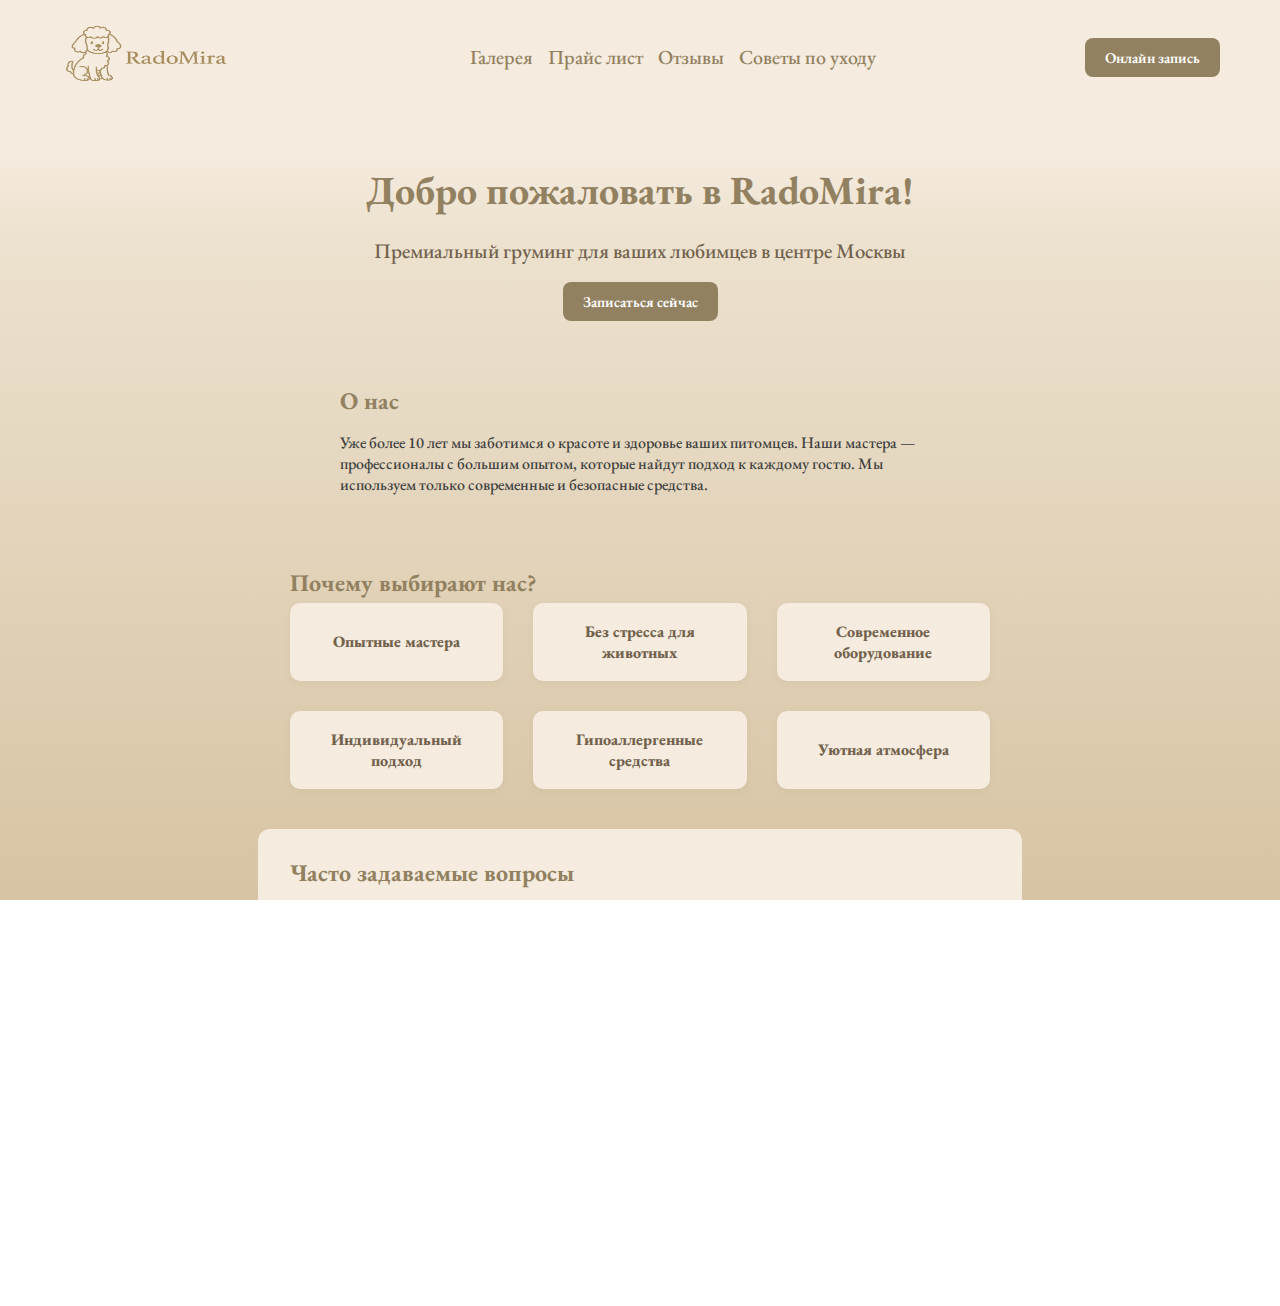
<file: index.html>
<!DOCTYPE html>
<html lang="en">
<head>
    <meta charset="UTF-8">
    <meta name="viewport" content="width=device-width, initial-scale=1.0">
    <title>RadoMira</title>
    <link rel="icon" href="img/Logo,RadoMira,dog, _poodle,b_w (1) (1).jpg" type="image/png">
    <script src="script.js" defer></script>
    <link rel="stylesheet" href="style.css">
<link rel="preconnect" href="https://fonts.googleapis.com">
<link rel="preconnect" href="https://fonts.gstatic.com" crossorigin>
<link href="https://fonts.googleapis.com/css2?family=EB+Garamond:ital,wght@0,400..800;1,400..800&display=swap" rel="stylesheet">
</head>

<body>

    <header>
    <div class="header-container">
        <div class="logo">
            <a href="index.html">
                <img src="img/ChatGPT Image 8 июл. 2025 г., 23_26_34.png" alt="Logo" class="logo-img">
            </a>
        </div>
        <div class="menu-container">   
            <ul class="menu1">
                <li><a href="Galery.html" class="menu">Галерея</a></li>
                <li><a href="Services.html" class="menu">Прайс лист</a></li>
                <li><a href="Reviews.html" class="menu">Отзывы</a></li>
                <li><a href="Blog.html" class="menu">Советы по уходу</a></li>  
            </ul>
        </div>
        <div class="booking-container">
            <button id="openBooking" class="booking-btn">Онлайн запись</button>
        </div>
    </div>
</header> 

    <!-- Оверлей -->
<div id="overlay" class="overlay" onclick="closeModal()"></div>

<!-- Модальное окно -->
<div id="modal" class="modal">
  <button class="close-modal" onclick="closeModal()">×</button>
  <h2>Запись на услугу</h2>
  <form id="bookingForm">
    <label>Услуга:
      <select id="service" required>
        <option value="">Выбор услуги</option>
        <option>Стрижка</option>
        <option>Гигиенический груминг</option>
        <option>Мытье</option>
        <option>Тримминг</option>
        <option>Чистка зубов</option>
        <option>Окрашивание шерсти</option>
        <option>Стрижка когтей</option>
      </select>
    </label>
    <label>Мастер:
      <select id="master" required>
        <option value="">Выбор мастера</option>
        <option>Алексей</option>
        <option>Мария</option>
        <option>Ирина</option>
      </select>
    </label>
    <label>Дата:
      <input type="date" id="date" required>
    </label>
    <label>Время:
      <input type="time" id="time" required>
    </label>
    <label>Имя:
      <input type="text" id="name" required>
    </label>
    <label>Телефон:
      <input type="tel" id="phone" required placeholder="+7 (___) ___-__-__">
    </label>
    <button type="submit">Записаться</button>
  </form>
</div>


<main>
  <!-- Приветствие и слоган -->
  <section class="welcome" style="text-align:center; margin: 40px 0 30px 0;">
    <h1 style="color:#928160; font-size:2.5rem; margin-bottom:10px;">Добро пожаловать в RadoMira!</h1>
    <p style="font-size:1.3rem; color:#72624d; margin-bottom:18px;">
      Премиальный груминг для ваших любимцев в центре Москвы
    </p>
    <button class="booking-btn" onclick="openBooking()" style="margin-bottom:10px;">Записаться сейчас</button>
  </section>

  <!-- О нас -->
  <section class="about" style="max-width:600px; margin:0 auto 32px auto; border-radius:12px; padding:24px 28px;">
    <h2 style="color:#928160; margin-top:0;">О нас</h2>
    <p style="color:#3f3f3f;">
      Уже более 10 лет мы заботимся о красоте и здоровье ваших питомцев. Наши мастера — профессионалы с большим опытом, которые найдут подход к каждому гостю. Мы используем только современные и безопасные средства.
    </p>
  </section>

  <!-- Преимущества -->
  <section class="advantages">
  <h2>Почему выбирают нас?</h2>
  <ul class="advantages-list">
    <li><b>Опытные мастера</b></li>
    <li><b>Без стресса для животных</b></li>
    <li><b>Современное оборудование</b></li>
    <li><b>Индивидуальный подход</b></li>
    <li><b>Гипоаллергенные средства</b></li>
    <li><b>Уютная атмосфера</b></li>
  </ul>
</section>
  <!-- Блок "Часто задаваемые вопросы" -->
  <section class="faq-section" style="max-width:700px; margin:40px auto 32px auto; border-radius:12px; background:#f5ebde; padding:28px 32px;">
    <h2 style="color:#928160; margin-top:0; margin-bottom:20px;">Часто задаваемые вопросы</h2>
    <div class="faq-item" style="margin-bottom:18px;">
      <b style="color:#72624d;">Как подготовить питомца к грумингу?</b>
      <p style="margin:6px 0 0 0; color:#3f3f3f;">Перед визитом желательно выгулять животное и не кормить за 2 часа до процедуры. Если питомец боится, предупредите мастера заранее.</p>
    </div>
    <div class="faq-item" style="margin-bottom:18px;">
      <b style="color:#72624d;">Сколько времени занимает стрижка?</b>
      <p style="margin:6px 0 0 0; color:#3f3f3f;">В среднем процедура длится от 1 до 2 часов в зависимости от размера и состояния шерсти питомца.</p>
    </div>
    <div class="faq-item" style="margin-bottom:18px;">
      <b style="color:#72624d;">Можно ли присутствовать при груминге?</b>
      <p style="margin:6px 0 0 0; color:#3f3f3f;">Да, вы можете находиться рядом, если это поможет вашему питомцу чувствовать себя спокойнее.</p>
    </div>
    <div class="faq-item">
      <b style="color:#72624d;">Какие средства вы используете?</b>
      <p style="margin:6px 0 0 0; color:#3f3f3f;">Мы используем только профессиональные гипоаллергенные шампуни и кондиционеры, безопасные для животных.</p>
    </div>
  </section>

</main>


<!-- Контакты внизу страницы -->
<footer class="footer-contacts">
  <div class="contacts-row">
    <span>Адрес: г. Москва, ул. Татарская, д. 6</span>
    <span class="divider">|</span>
    <span>Эл. почта: maganova_poli****</span>
    <span class="divider">|</span>
    <span>Номер телефона: +7-977-330-**-**</span>
  </div>
</footer>

</body>
</html>
</file>
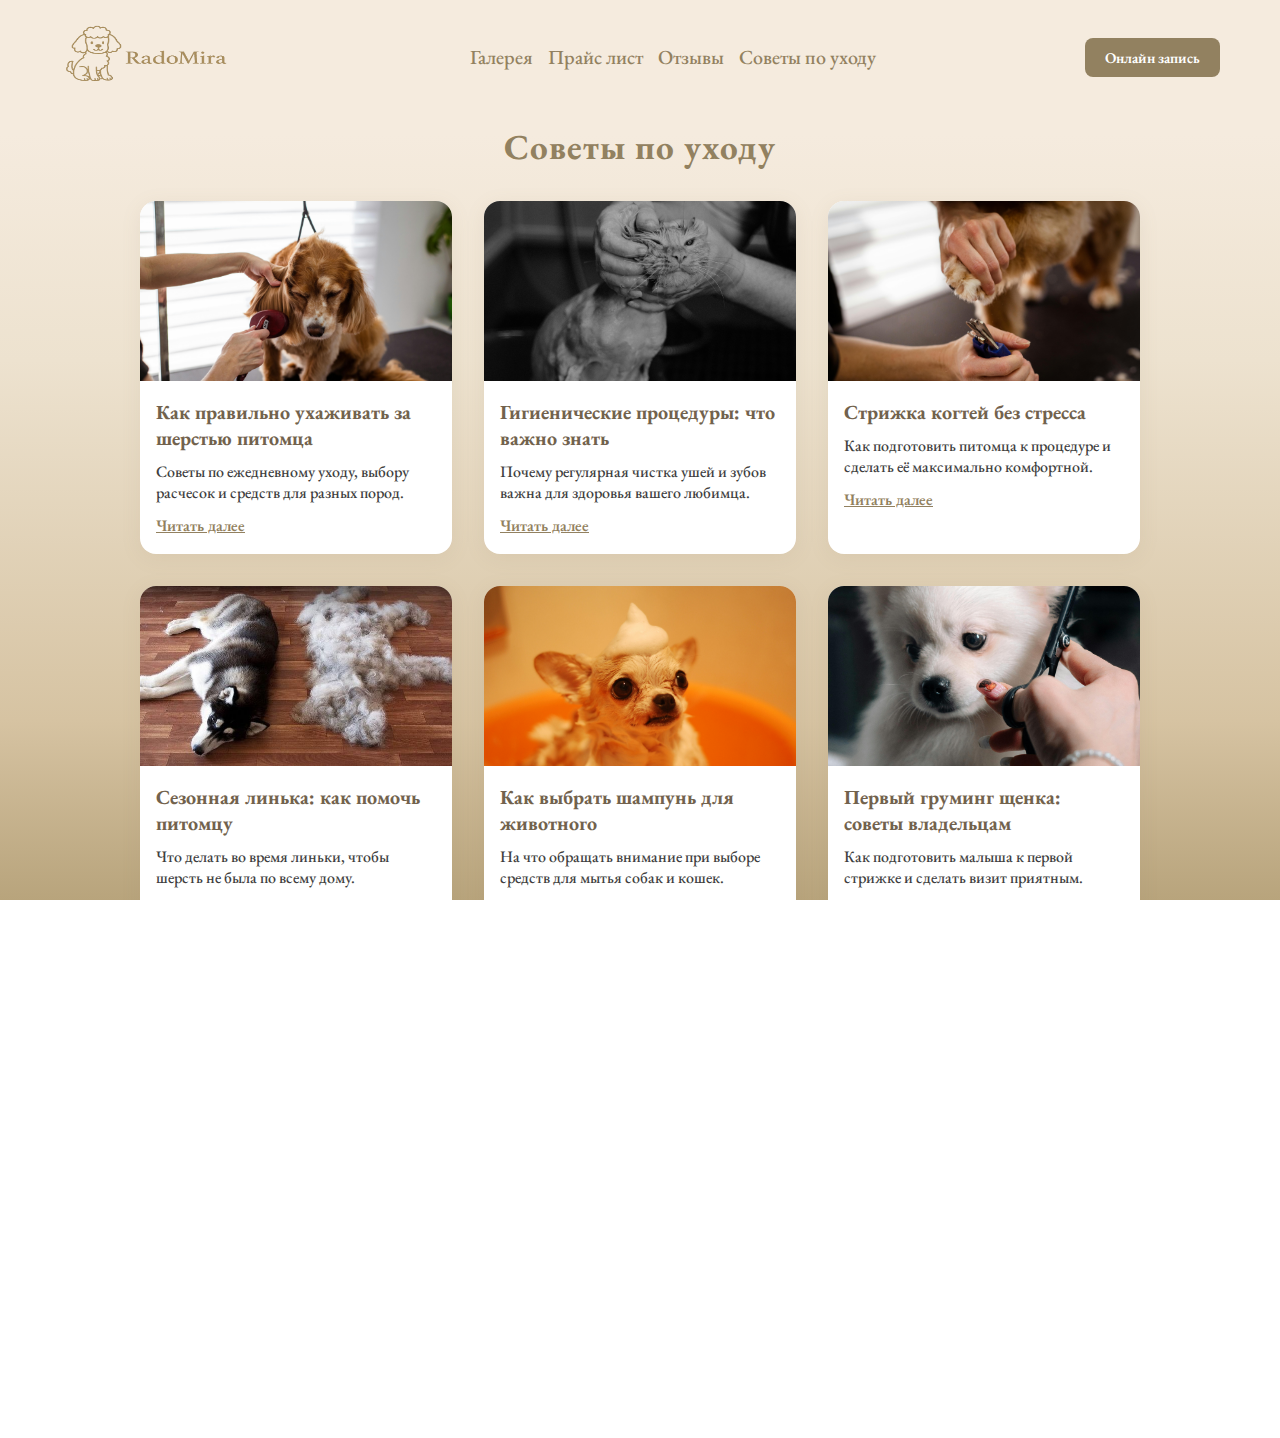
<file: Blog.html>
<!DOCTYPE html>
<html lang="en">
<head>
    <meta charset="UTF-8">
    <meta name="viewport" content="width=device-width, initial-scale=1.0">
    <title>RadoMira</title>
    <link rel="icon" href="img/Logo,RadoMira,dog, _poodle,b_w (1) (1).jpg" type="image/png">
    <script src="script.js" defer></script>
    <link rel="stylesheet" href="Blog.css">
<link rel="preconnect" href="https://fonts.googleapis.com">
<link rel="preconnect" href="https://fonts.gstatic.com" crossorigin>
<link href="https://fonts.googleapis.com/css2?family=EB+Garamond:ital,wght@0,400..800;1,400..800&display=swap" rel="stylesheet">
</head>

<body>

    <header>
    <div class="header-container">
        <div class="logo">
            <a href="index.html">
                <img src="img/ChatGPT Image 8 июл. 2025 г., 23_26_34.png" alt="Logo" class="logo-img">
            </a>
        </div>
        <div class="menu-container">   
            <ul class="menu1">
                <li><a href="galery.html" class="menu">Галерея</a></li>
                <li><a href="Services.html" class="menu">Прайс лист</a></li>
                <li><a href="Reviews.html" class="menu">Отзывы</a></li>
                <li><a href="Blog.html" class="menu">Советы по уходу</a></li>  
            </ul>
        </div>
        <div class="booking-container">
            <button id="openBooking" class="booking-btn">Онлайн запись</button>
        </div>
    </div>
</header> 

    <!-- Оверлей -->
<div id="overlay" class="overlay" onclick="closeModal()"></div>

<!-- Модальное окно -->
<div id="modal" class="modal">
  <button class="close-modal" onclick="closeModal()">×</button>
  <h2>Запись на услугу</h2>
  <form id="bookingForm">
    <label>Услуга:
      <select id="service" required>
        <option value="">Выбор услуги</option>
        <option>Стрижка</option>
        <option>Гигиенический груминг</option>
        <option>Мытье</option>
        <option>Тримминг</option>
        <option>Чистка зубов</option>
        <option>Окрашивание шерсти</option>
        <option>Стрижка когтей</option>
      </select>
    </label>
    <label>Мастер:
      <select id="master" required>
        <option value="">Выбор мастера</option>
        <option>Алексей</option>
        <option>Мария</option>
        <option>Ирина</option>
      </select>
    </label>
    <label>Дата:
      <input type="date" id="date" required>
    </label>
    <label>Время:
      <input type="time" id="time" required>
    </label>
    <label>Имя:
      <input type="text" id="name" required>
    </label>
    <label>Телефон:
      <input type="tel" id="phone" required placeholder="+7 (___) ___-__-__">
    </label>
    <button type="submit">Записаться</button>
  </form>
</div>


<main>
  <section class="blog-section">
  <h1>Советы по уходу</h1>
  <div class="blog-grid">
    <article class="blog-card">
      <img src="img/Blog/pexels-goochie-poochie-19145878.jpg" alt="Уход за шерстью" class="blog-img">
      <h2>Как правильно ухаживать за шерстью питомца</h2>
      <p>Советы по ежедневному уходу, выбору расчесок и средств для разных пород.</p>
      <a href="#" class="blog-readmore">Читать далее</a>
    </article>
    <article class="blog-card">
      <img src="img/Blog/pexels-tima-miroshnichenko-6131542.jpg" alt="Гигиена" class="blog-img">
      <h2>Гигиенические процедуры: что важно знать</h2>
      <p>Почему регулярная чистка ушей и зубов важна для здоровья вашего любимца.</p>
      <a href="#" class="blog-readmore">Читать далее</a>
    </article>
    <article class="blog-card">
      <img src="img/Blog/pexels-goochie-poochie-19145872.jpg" alt="Стрижка когтей" class="blog-img">
      <h2>Стрижка когтей без стресса</h2>
      <p>Как подготовить питомца к процедуре и сделать её максимально комфортной.</p>
      <a href="#" class="blog-readmore">Читать далее</a>
    </article>
    <article class="blog-card">
      <img src="img/Blog/23.jpg" alt="Сезонная линька" class="blog-img">
      <h2>Сезонная линька: как помочь питомцу</h2>
      <p>Что делать во время линьки, чтобы шерсть не была по всему дому.</p>
      <a href="#" class="blog-readmore">Читать далее</a>
    </article>
    <article class="blog-card">
      <img src="img/Blog/pexels-nishizuka-25426-485294.jpg" alt="Выбор шампуня" class="blog-img">
      <h2>Как выбрать шампунь для животного</h2>
      <p>На что обращать внимание при выборе средств для мытья собак и кошек.</p>
      <a href="#" class="blog-readmore">Читать далее</a>
    </article>
    <article class="blog-card">
      <img src="img/Blog/pexels-artem-korsakov-132129914-12283472.jpg" alt="Груминг щенка" class="blog-img">
      <h2>Первый груминг щенка: советы владельцам</h2>
      <p>Как подготовить малыша к первой стрижке и сделать визит приятным.</p>
      <a href="#" class="blog-readmore">Читать далее</a>
    </article>
<article class="blog-card">
  <img src="img/Blog/pexels-ermelinda-maglione-1106070-6604130.jpg" alt="Уход за ушами" class="blog-img">
  <h2>Как правильно чистить уши питомцу</h2>
  <p>Пошаговая инструкция и советы по безопасной чистке ушей у собак и кошек.</p>
  <a href="#" class="blog-readmore">Читать далее</a>
</article>
<article class="blog-card">
  <img src="img/Blog/pexels-tima-miroshnichenko-6131543.jpg" alt="Антистресс" class="blog-img">
  <h2>Антистресс для животных: как облегчить визит к грумеру</h2>
  <p>Рекомендации по подготовке питомца к стрижке и снижению тревожности.</p>
  <a href="#" class="blog-readmore">Читать далее</a>
</article>
<article class="blog-card">
  <img src="img/Blog/kak-uhajivat-za-lapami-letom-735x400.jpg" alt="Уход за лапами" class="blog-img">
  <h2>Уход за лапами: защита зимой и летом</h2>
  <p>Как ухаживать за подушечками лап, чтобы избежать трещин и раздражения.</p>
  <a href="#" class="blog-readmore">Читать далее</a>
</article>
  </div>
</section>
</main>


<!-- Контакты внизу страницы -->
<footer class="footer-contacts">
  <div class="contacts-row">
    <span>Адрес: г. Москва, ул. Татарская, д. 6</span>
    <span class="divider">|</span>
    <span>Эл. почта: maganova_poli****</span>
    <span class="divider">|</span>
    <span>Номер телефона: +7-977-330-**-**</span>
  </div>
</footer>

</body>
</html>
</file>
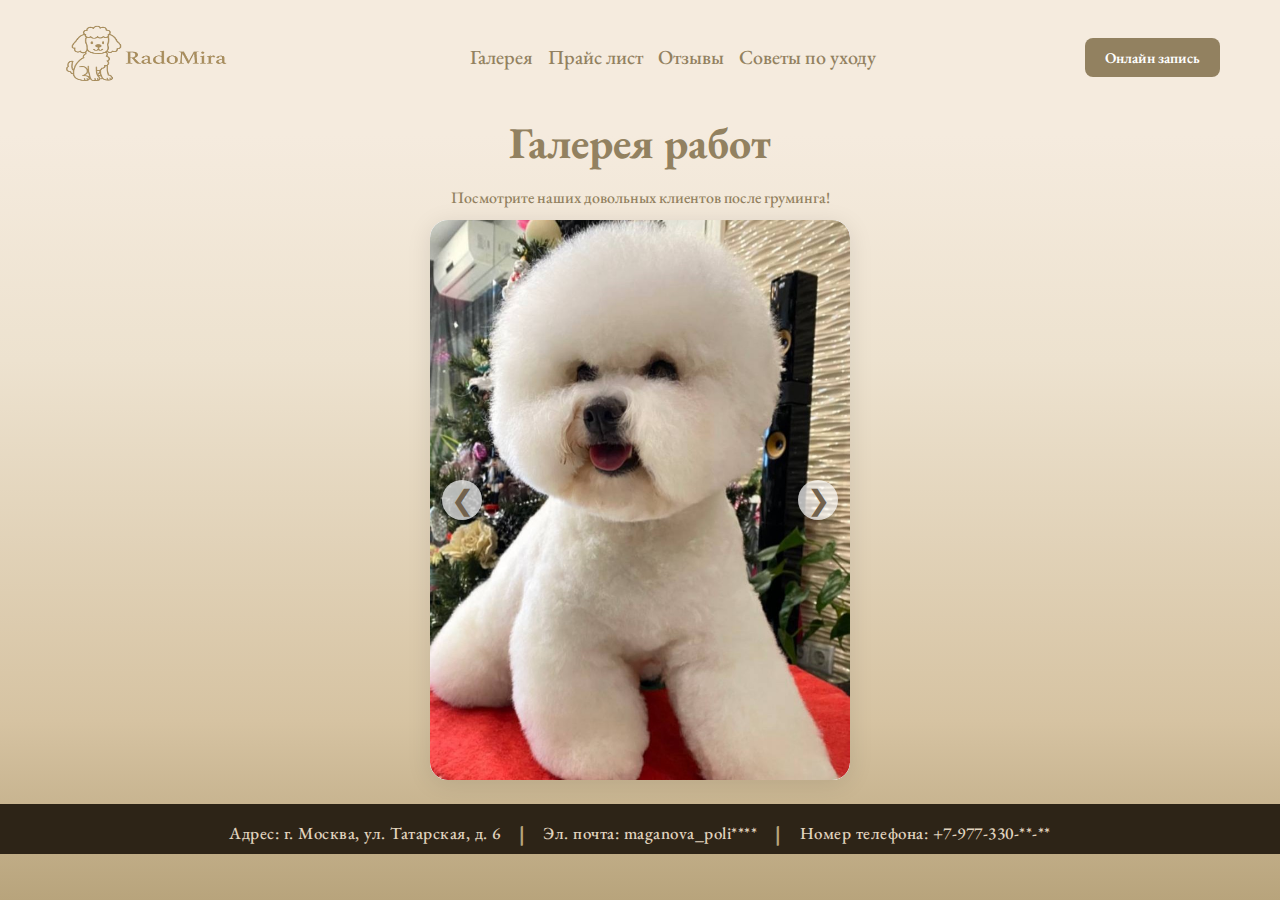
<file: Galery.html>
<!DOCTYPE html>
<html lang="en">
<head>
    <meta charset="UTF-8">
    <meta name="viewport" content="width=device-width, initial-scale=1.0">
    <title>RadoMira</title>
    <link rel="icon" href="img/Logo,RadoMira,dog, _poodle,b_w (1) (1).jpg" type="image/png">
    <script src="script.js" defer></script>
    <link rel="stylesheet" href="Galerystyle.css">
<link rel="preconnect" href="https://fonts.googleapis.com">
<link rel="preconnect" href="https://fonts.gstatic.com" crossorigin>
<link href="https://fonts.googleapis.com/css2?family=EB+Garamond:ital,wght@0,400..800;1,400..800&display=swap" rel="stylesheet">
</head>

<body>

    <header>
    <div class="header-container">
        <div class="logo">
            <a href="index.html">
                <img src="img/ChatGPT Image 8 июл. 2025 г., 23_26_34.png" alt="Logo" class="logo-img">
            </a>
        </div>
        <div class="menu-container">   
            <ul class="menu1">
                <li><a href="Galery.html" class="menu">Галерея</a></li>
                <li><a href="Services.html" class="menu">Прайс лист</a></li>
                <li><a href="Reviews.html" class="menu">Отзывы</a></li>
                <li><a href="Blog.html" class="menu">Советы по уходу</a></li>  

            </ul>
        </div>
        <div class="booking-container">
            <button id="openBooking" class="booking-btn">Онлайн запись</button>
        </div>
    </div>
</header> 

    <!-- Оверлей -->
<div id="overlay" class="overlay" onclick="closeModal()"></div>

<!-- Модальное окно -->
<div id="modal" class="modal">
  <button class="close-modal" onclick="closeModal()">×</button>
  <h2>Запись на услугу</h2>
  <form id="bookingForm">
    <label>Услуга:
      <select id="service" required>
        <option value="">Выбор услуги</option>
        <option>Стрижка</option>
        <option>Гигиенический груминг</option>
        <option>Мытье</option>
        <option>Тримминг</option>
        <option>Чистка зубов</option>
        <option>Окрашивание шерсти</option>
        <option>Стрижка когтей</option>
      </select>
    </label>
    <label>Мастер:
      <select id="master" required>
        <option value="">Выбор мастера</option>
        <option>Алексей</option>
        <option>Мария</option>
        <option>Ирина</option>
      </select>
    </label>
    <label>Дата:
      <input type="date" id="date" required>
    </label>
    <label>Время:
      <input type="time" id="time" required>
    </label>
    <label>Имя:
      <input type="text" id="name" required>
    </label>
    <label>Телефон:
      <input type="tel" id="phone" required placeholder="+7 (___) ___-__-__">
    </label>
    <button type="submit">Записаться</button>
  </form>
</div>
<main>
<h1>Галерея работ</h1>
<p style="text-align:center; color:#928160; margin-bottom: 12px;">
    Посмотрите наших довольных клиентов после груминга!
</p>

<div class="slider">
    <button class="prev">&#10094;</button>
    <button class="next">&#10095;</button>
    <div class="slides">
        <div class="slide"><img src="img/photo_2025-06-18_14-14-25.jpg"></div>
        <div class="slide"><img src="img/photo_2025-06-18_14-14-26.jpg"></div>
        <div class="slide"><img src="img/photo_2025-06-18_14-14-25 (2).jpg"></div>
    </div>
</div>

    <!-- Индикаторы (точки) для переключения -->
    <div class="controls">
        <label for="slide1"></label>
        <label for="slide2"></label>
        <label for="slide3"></label>
    </div>
</div>
   </main>
<!-- Контакты внизу страницы -->
<footer class="footer-contacts">
  <div class="contacts-row">
    <span>Адрес: г. Москва, ул. Татарская, д. 6</span>
    <span class="divider">|</span>
    <span>Эл. почта: maganova_poli****</span>
    <span class="divider">|</span>
    <span>Номер телефона: +7-977-330-**-**</span>
  </div>
</footer>


</body>
</html>
</file>
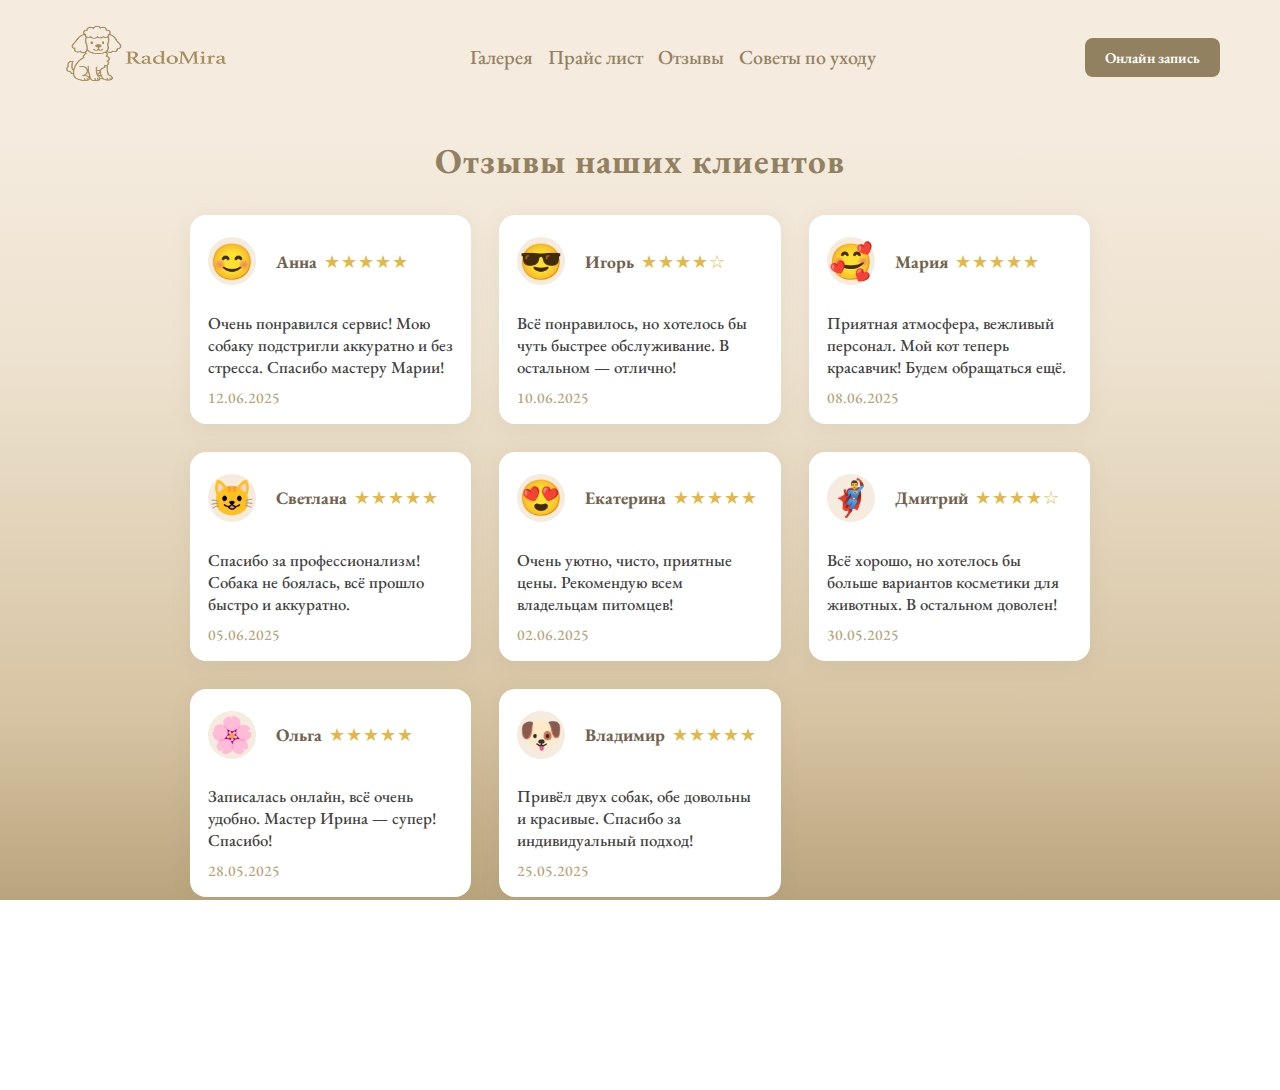
<file: Reviews.html>
<!DOCTYPE html>
<html lang="en">
<head>
    <meta charset="UTF-8">
    <meta name="viewport" content="width=device-width, initial-scale=1.0">
    <title>RadoMira</title>
    <link rel="icon" href="img/Logo,RadoMira,dog, _poodle,b_w (1) (1).jpg" type="image/png">
    <script src="script.js" defer></script>
    <link rel="stylesheet" href="Reviews.css">
<link rel="preconnect" href="https://fonts.googleapis.com">
<link rel="preconnect" href="https://fonts.gstatic.com" crossorigin>
<link href="https://fonts.googleapis.com/css2?family=EB+Garamond:ital,wght@0,400..800;1,400..800&display=swap" rel="stylesheet">
</head>

<body>

    <header>
    <div class="header-container">
        <div class="logo">
            <a href="index.html">
                <img src="img/ChatGPT Image 8 июл. 2025 г., 23_26_34.png" alt="Logo" class="logo-img">
            </a>
        </div>
        <div class="menu-container">   
            <ul class="menu1">
                <li><a href="galery.html" class="menu">Галерея</a></li>
                <li><a href="Services.html" class="menu">Прайс лист</a></li>
                <li><a href="Reviews.html" class="menu">Отзывы</a></li>
                <li><a href="Blog.html" class="menu">Советы по уходу</a></li>  
            </ul>
        </div>
        <div class="booking-container">
            <button id="openBooking" class="booking-btn">Онлайн запись</button>
        </div>
    </div>
</header> 

    <!-- Оверлей -->
<div id="overlay" class="overlay" onclick="closeModal()"></div>

<!-- Модальное окно -->
<div id="modal" class="modal">
  <button class="close-modal" onclick="closeModal()">×</button>
  <h2>Запись на услугу</h2>
  <form id="bookingForm">
    <label>Услуга:
      <select id="service" required>
        <option value="">Выбор услуги</option>
        <option>Стрижка</option>
        <option>Гигиенический груминг</option>
        <option>Мытье</option>
        <option>Тримминг</option>
        <option>Чистка зубов</option>
        <option>Окрашивание шерсти</option>
        <option>Стрижка когтей</option>
      </select>
    </label>
    <label>Мастер:
      <select id="master" required>
        <option value="">Выбор мастера</option>
        <option>Алексей</option>
        <option>Мария</option>
        <option>Ирина</option>
      </select>
    </label>
    <label>Дата:
      <input type="date" id="date" required>
    </label>
    <label>Время:
      <input type="time" id="time" required>
    </label>
    <label>Имя:
      <input type="text" id="name" required>
    </label>
    <label>Телефон:
      <input type="tel" id="phone" required placeholder="+7 (___) ___-__-__">
    </label>
    <button type="submit">Записаться</button>
  </form>
</div>

<main>
<section class="reviews-section">
  <h1>Отзывы наших клиентов</h1>
  <div class="reviews-grid">
    <div class="review-card">
      <div class="review-header">
        <span class="review-avatar" style="font-size:2.2em;">😊</span>
        <div>
          <span class="review-name">Анна</span>
          <span class="review-stars">★★★★★</span>
        </div>
      </div>
      <p class="review-text">
        Очень понравился сервис! Мою собаку подстригли аккуратно и без стресса. Спасибо мастеру Марии!
      </p>
      <span class="review-date">12.06.2025</span>
    </div>
    <div class="review-card">
      <div class="review-header">
        <span class="review-avatar" style="font-size:2.2em;">😎</span>
        <div>
          <span class="review-name">Игорь</span>
          <span class="review-stars">★★★★☆</span>
        </div>
      </div>
      <p class="review-text">
        Всё понравилось, но хотелось бы чуть быстрее обслуживание. В остальном — отлично!
      </p>
      <span class="review-date">10.06.2025</span>
    </div>
    <div class="review-card">
      <div class="review-header">
        <span class="review-avatar" style="font-size:2.2em;">🥰</span>
        <div>
          <span class="review-name">Мария</span>
          <span class="review-stars">★★★★★</span>
        </div>
      </div>
      <p class="review-text">
        Приятная атмосфера, вежливый персонал. Мой кот теперь красавчик! Будем обращаться ещё.
      </p>
      <span class="review-date">08.06.2025</span>
    </div>
    <div class="review-card">
      <div class="review-header">
        <span class="review-avatar" style="font-size:2.2em;">😺</span>
        <div>
          <span class="review-name">Светлана</span>
          <span class="review-stars">★★★★★</span>
        </div>
      </div>
      <p class="review-text">
        Спасибо за профессионализм! Собака не боялась, всё прошло быстро и аккуратно.
      </p>
      <span class="review-date">05.06.2025</span>
    </div>
    <div class="review-card">
      <div class="review-header">
        <span class="review-avatar" style="font-size:2.2em;">😍</span>
        <div>
          <span class="review-name">Екатерина</span>
          <span class="review-stars">★★★★★</span>
        </div>
      </div>
      <p class="review-text">
        Очень уютно, чисто, приятные цены. Рекомендую всем владельцам питомцев!
      </p>
      <span class="review-date">02.06.2025</span>
    </div>
    <div class="review-card">
      <div class="review-header">
        <span class="review-avatar" style="font-size:2.2em;">🦸‍♂️</span>
        <div>
          <span class="review-name">Дмитрий</span>
          <span class="review-stars">★★★★☆</span>
        </div>
      </div>
      <p class="review-text">
        Всё хорошо, но хотелось бы больше вариантов косметики для животных. В остальном доволен!
      </p>
      <span class="review-date">30.05.2025</span>
    </div>
    <div class="review-card">
      <div class="review-header">
        <span class="review-avatar" style="font-size:2.2em;">🌸</span>
        <div>
          <span class="review-name">Ольга</span>
          <span class="review-stars">★★★★★</span>
        </div>
      </div>
      <p class="review-text">
        Записалась онлайн, всё очень удобно. Мастер Ирина — супер! Спасибо!
      </p>
      <span class="review-date">28.05.2025</span>
    </div>
    <div class="review-card">
      <div class="review-header">
        <span class="review-avatar" style="font-size:2.2em;">🐶</span>
        <div>
          <span class="review-name">Владимир</span>
          <span class="review-stars">★★★★★</span>
        </div>
      </div>
      <p class="review-text">
        Привёл двух собак, обе довольны и красивые. Спасибо за индивидуальный подход!
      </p>
      <span class="review-date">25.05.2025</span>
    </div>
  </div>
  <!-- Кнопка "Показать больше" -->
<button class="show-more-btn" disabled>Показать больше</button>
</section>
</main>
<!-- Контакты внизу страницы -->
<footer class="footer-contacts">
  <div class="contacts-row">
    <span>Адрес: г. Москва, ул. Татарская, д. 6</span>
    <span class="divider">|</span>
    <span>Эл. почта: maganova_poli****</span>
    <span class="divider">|</span>
    <span>Номер телефона: +7-977-330-**-**</span>
  </div>
</footer>

</body>
</html>
</file>
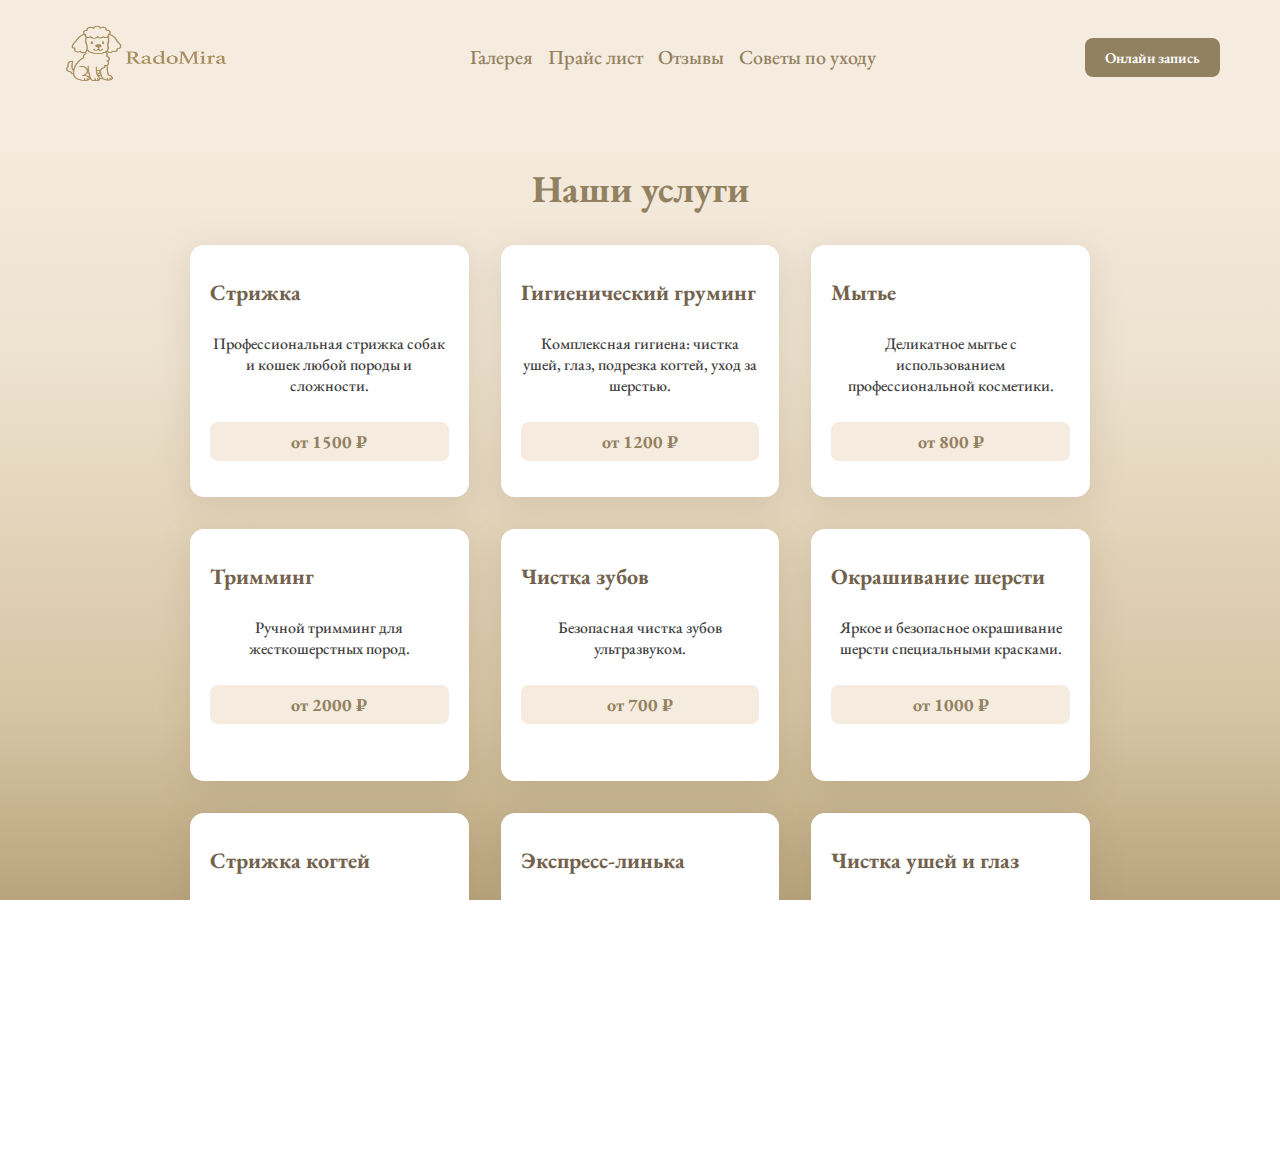
<file: Services.html>
<!DOCTYPE html>
<html lang="en">
<head>
    <meta charset="UTF-8">
    <meta name="viewport" content="width=device-width, initial-scale=1.0">
    <title>RadoMira</title>
    <link rel="icon" href="img/Logo,RadoMira,dog, _poodle,b_w (1) (1).jpg" type="image/png">
    <script src="script.js" defer></script>
    <link rel="stylesheet" href="Services.css">
<link rel="preconnect" href="https://fonts.googleapis.com">
<link rel="preconnect" href="https://fonts.gstatic.com" crossorigin>
<link href="https://fonts.googleapis.com/css2?family=EB+Garamond:ital,wght@0,400..800;1,400..800&display=swap" rel="stylesheet">
</head>

<body>

    <header>
    <div class="header-container">
        <div class="logo">
            <a href="index.html">
                <img src="img/ChatGPT Image 8 июл. 2025 г., 23_26_34.png" alt="Logo" class="logo-img">
            </a>
        </div>
        <div class="menu-container">   
            <ul class="menu1">
                <li><a href="galery.html" class="menu">Галерея</a></li>
                <li><a href="Services.html" class="menu">Прайс лист</a></li>
                <li><a href="Reviews.html" class="menu">Отзывы</a></li>
                <li><a href="Blog.html" class="menu">Советы по уходу</a></li>  
            </ul>
        </div>
        <div class="booking-container">
            <button id="openBooking" class="booking-btn">Онлайн запись</button>
        </div>
    </div>
</header> 

    <!-- Оверлей -->
<div id="overlay" class="overlay" onclick="closeModal()"></div>

<!-- Модальное окно -->
<div id="modal" class="modal">
  <button class="close-modal" onclick="closeModal()">×</button>
  <h2>Запись на услугу</h2>
  <form id="bookingForm">
    <label>Услуга:
      <select id="service" required>
        <option value="">Выбор услуги</option>
        <option>Стрижка</option>
        <option>Гигиенический груминг</option>
        <option>Мытье</option>
        <option>Тримминг</option>
        <option>Чистка зубов</option>
        <option>Окрашивание шерсти</option>
        <option>Стрижка когтей</option>
        <option>Чистка ушей и глаз</option>
        <option>Чистка ушей и глаз</option>
      </select>
    </label>
    <label>Мастер:
      <select id="master" required>
        <option value="">Выбор мастера</option>
        <option>Алексей</option>
        <option>Мария</option>
        <option>Ирина</option>
      </select>
    </label>
    <label>Дата:
      <input type="date" id="date" required>
    </label>
    <label>Время:
      <input type="time" id="time" required>
    </label>
    <label>Имя:
      <input type="text" id="name" required>
    </label>
    <label>Телефон:
      <input type="tel" id="phone" required placeholder="+7 (___) ___-__-__">
    </label>
    <button type="submit">Записаться</button>
  </form>
</div>

    <main>
        <!-- Секция услуг -->
        <section class="services-list">
  <h1>Наши услуги</h1>
  <div class="services-grid">
    <div class="service-card">
      <h2>Стрижка</h2>
      <p>Профессиональная стрижка собак и кошек любой породы и сложности.</p>
      <span class="price" data-service="Стрижка">от 1500 ₽</span>
    </div>
    <div class="service-card">
      <h2>Гигиенический груминг</h2>
      <p>Комплексная гигиена: чистка ушей, глаз, подрезка когтей, уход за шерстью.</p>
      <span class="price" data-service="Гигиенический груминг">от 1200 ₽</span>
    </div>
    <div class="service-card">
      <h2>Мытье</h2>
      <p>Деликатное мытье с использованием профессиональной косметики.</p>
      <span class="price" data-service="Мытье">от 800 ₽</span>
    </div>
    <div class="service-card">
      <h2>Тримминг</h2>
      <p>Ручной тримминг для жесткошерстных пород.</p>
      <span class="price" data-service="Тримминг">от 2000 ₽</span>
    </div>
    <div class="service-card">
      <h2>Чистка зубов</h2>
      <p>Безопасная чистка зубов ультразвуком.</p>
      <span class="price" data-service="Чистка зубов">от 700 ₽</span>
    </div>
    <div class="service-card">
      <h2>Окрашивание шерсти</h2>
      <p>Яркое и безопасное окрашивание шерсти специальными красками.</p>
      <span class="price" data-service="Окрашивание шерсти">от 1000 ₽</span>
    </div>
    <div class="service-card">
      <h2>Стрижка когтей</h2>
      <p>Бережная и быстрая стрижка когтей.</p>
      <span class="price" data-service="Стрижка когтей">от 300 ₽</span>
    </div>
        <div class="service-card">
      <h2>Экспресс-линька</h2>
      <p>Эффективное удаление лишнего подшерстка для предотвращения линьки и колтунов.</p>
      <span class="price" data-service="Чистка ушей и глаз">от 900 ₽</span>
    </div>
        <div class="service-card">
      <h2>Чистка ушей и глаз</h2>
      <p>Аккуратная и безопасная чистка ушей и глаз с использованием профессиональных средств.</p>
      <span class="price" data-service="Чистка ушей и глаз">от 400 ₽</span>
    </div>
  </div>
</section>
    </main>
    <!-- Контакты внизу страницы -->
    <footer class="footer-contacts">
  <div class="contacts-row">
    <span>Адрес: г. Москва, ул. Татарская, д. 6</span>
    <span class="divider">|</span>
    <span>Эл. почта: maganova_poli****</span>
    <span class="divider">|</span>
    <span>Номер телефона: +7-977-330-**-**</span>
  </div>
</footer>

</body>
</html>
</file>
<file: style.css>
body, html {
    margin: 0;
    height: 100%;
    width: 100%;
    background: linear-gradient(
        to bottom,
        #f5ebde 0%,
        #f5ebde 15%,
        #ede2cf 40%,
        #d6c3a2 80%,
        #b8a47c 100%
    );
    font-family: "EB Garamond", serif;
    font-weight: 500;
    overflow: scroll;
    scrollbar-width: none;
}


body {
    min-height: 100vh;
    display: flex;
    flex-direction: column;
}
/* Меню */
.menu {
    position: relative;
    font-size: 20px;
    text-decoration: none;
    color: #928160; 
    transition: 0.3s linear;
}
.menu:before {
    content: '';
    position: absolute;
    left: 0;
    bottom: 3px; 
    width: 0;
    height: 1.5px;
    background-color: #72624d;
    transition: width 0.3s;
}
.menu:hover {
    color: #999696;
}
.menu:hover:before { 
    width: 100%;
}

/* Оформление текста*/

h1{
    margin: 0%;
    text-align: center; 
    color:#3f3f3f;
    font-size: 44px;
 }
 h2 {
    margin: 5px 0;
    text-align: left; 
    color: #928160;
    
 }

/* Позиционирование меню */
ul {
    list-style-type: none;
    margin: 0;
    padding: 0;
}
ul.menu1 {
    margin: 0;
    padding: 4px;
    justify-content: center; 
    display: flex; 
    gap: 15px; 
    align-items: center;
}

ul.menu1 li {
    display: inline;
}

/* Контейнер навигации */
.nav {
    justify-content: center; 
    display: flex;
}

/* Шапка */
header {
    padding: 0;
    margin: 0;
    width: 100%;
}

.header-container {
    display: flex;
    align-items: center;
    justify-content: space-between;
    padding: 2px 40px;
}

.logo {
    background: none;
    border-radius: 0;
    padding: 0;
    box-shadow: none;
}

.logo-img {
    display: block;
    height: 110px;
    width: 220px;
    margin: 0;
    background: transparent;
    border-radius: 0;
    box-shadow: none;
    padding: 0;
}

.menu-container {
    flex: 1 1 auto;
    display: flex;
    justify-content: center;
}

.menu1 {
    display: flex;
    gap: 30px;
    list-style: none;
    margin: 0;
    padding: 0;
    align-items: center;
}

.booking-container {
    flex: 0 0 auto;
    margin-right: 20px;
    margin-top: 0;
}


.menu {
    cursor: pointer;
    color: s#c2b79b;
    transition: color 0.3s;
}
.menu:hover {
    color: #72624d;
}

/* Оверлей - затемнённый фон */
.overlay {
  position: fixed;
  top: 0; left: 0;
  width: 100%; height: 100%;
  background: rgba(0,0,0,0.5);
  display: none;
  z-index: 999;
}
/* Стили для кнопки Онлайн запись */
.booking-btn {
    background-color: #928160;
    color: white;
    font-size: 15px;
    padding: 10px 20px;
    border: none;
    border-radius: 8px;
    cursor: pointer;
    transition: background-color 0.4s ease, transform 0.3s ease;
    font-family: "EB Garamond", serif;
    font-weight: 600;
}

.booking-btn:hover {
    background-color: #72624d;
    transform: scale(1.05); /* Лёгкое увеличение при наведении */
    box-shadow: 0 5px 15px rgba(0,0,0,0.2);
}

.booking-container {
    margin-right: 20px;
}
.header-container {
    display: flex;
    align-items: center;
    justify-content: space-between;
    padding: 2px 40px;
}

/* Модальное окно */
.modal {
  position: fixed;
  top: 50%; left: 50%;
  transform: translate(-50%, -50%);
  background: #f5ebde;
  padding: 20px 30px;
  border-radius: 10px;
  box-shadow: 0 10px 25px rgba(0,0,0,0.3);
  display: none;
  z-index: 1000;
  width: 90%;
  max-width: 400px;
}

/* Кнопка закрытия */
.close-modal {
  position: absolute;
  top: 10px; right: 15px;
  background: none;
  border: none;
  font-size: 24px;
  cursor: pointer;
}

/* Стили для формы */
.modal form label {
  display: block;
  margin-top: 15px;
}
.modal form input,
.modal form select {
  width: 100%;
  padding: 8px;
  margin-top: 5px;
  border-radius: 5px;
  background-color: #fdf6ef;
  border: 1px solid #ccc;
}
.modal form button {
  margin-top: 20px;
  padding: 10px;
  width: 100%;
  background: #928160;
  border: none;
  color: white;
  font-size: 16px;
  border-radius: 5px;
  cursor: pointer;
}
.modal form button:hover {
  background: #72624d;
}

/* Приветствие */
.welcome {
    text-align: center;
    margin: 40px 0 30px 0;
}
.welcome h1 {
    color: #928160;
    font-size: 2.5rem;
    margin-bottom: 10px;
}
.welcome p {
    font-size: 1.3rem;
    color: #72624d;
    margin-bottom: 18px;
}
.welcome .booking-btn {
    margin-bottom: 10px;
}

/* О нас */
.about {
    max-width: 600px;
    margin: 0 auto 0 auto;
    background: none; /* убираем белый фон */
    border-radius: 12px;
    padding: 24px 28px 16px 28px;
}
.about h2 {
    color: #928160;
    margin-top: 0;
}
.about p {
    color: #3f3f3f;
}

/* Преимущества */
.advantages {
    max-width: 700px;
    margin: 0 auto 4px auto;
}
.advantages h2 {
    color: #928160;
}

.advantages li {
    background: #f5ebde;
    border-radius: 10px;
    padding: 18px 22px;
    min-width: 140px;
    text-align: center;
    font-weight: 600;
    color: #72624d;
    box-shadow: 0 2px 8px rgba(0,0,0,0.04);
    transition: transform 0.2s;
}
.advantages li:hover {
    transform: translateY(-4px) scale(1.04);
    box-shadow: 0 6px 18px rgba(0,0,0,0.08);
}
.advantages-list {
    display: grid;
    grid-template-columns: repeat(3, 1fr);
    gap: 30px 30px; /* 30px между столбцами и строками */
    margin-bottom: 0; /* убираем лишний отступ снизу */
}
.advantages-list li {
    background: #f5ebde;
    border-radius: 10px;
    padding: 18px 22px;
    min-width: 0;
    text-align: center;
    font-weight: 600;
    color: #72624d;
    box-shadow: 0 2px 8px rgba(0,0,0,0.04);
    transition: transform 0.2s;
    display: flex;
    align-items: center;
    justify-content: center;
}
.advantages-list li:hover {
    transform: translateY(-4px) scale(1.04);
    box-shadow: 0 6px 18px rgba(0,0,0,0.08);
}

/* Новый фон для основного контента */
main {
    flex: 1 0 auto;
    background: transparent;
    min-height: 0;
    padding-bottom: 0;
    border-radius: 0;
    box-shadow: none;
    margin-top: 0;
    padding-top: 0;
}

/* Чтобы не было слипания с шапкой */
main > section:first-child {
    padding-top: 10px;
}

/* Контакты внизу страницы */
.footer-contacts {
  background: #2d2417; /* убираем градиент, делаем просто тёмный фон */
  color: #fff;
  padding: 16px 0 8px 0; /* уменьшили отступы */
  margin-top: 0; /* убираем внешний отступ сверху */
}
.footer-contacts .contacts-content {
  max-width: 400px; /* стало заметно уже */
  margin: 0 auto;
  padding: 0 16px;
  text-align: center;
  letter-spacing: 0.5px;
}
.footer-contacts h3 {
  margin-bottom: 16px;
  font-size: 22px;
  color: #f5ebde;
  letter-spacing: 1px;
}
.footer-contacts p {
  margin: 6px 0;
  font-size: 17px;
  color: #e0d3be;
}
.footer-contacts .contacts-row {
  display: flex;
  justify-content: center;
  align-items: center;
  gap: 18px;
  flex-wrap: wrap;
  max-width: 100%;
  padding: 0 16px;
  font-size: 17px;
  color: #e0d3be;
  letter-spacing: 0.5px;
}
.footer-contacts .divider {
  color: #b8a47c;
  font-weight: bold;
  font-size: 20px;
}

/* Новый фон для основного контента */
main {
    background: linear-gradient(
        to bottom,
        #f5ebde 0px,
        #f5ebde 40px,
        #ede2cf 120px,
        #d6c3a2 70%,
        #b8a47c 100%
    );
    padding-bottom: 0;
    border-radius: 0;
    box-shadow: none;
    margin-top: 0;
    padding-top: 0;
    flex: 1 0 auto; /* добавьте эту строку */
}

/* Чтобы не было слипания с шапкой */
main > section:first-child {
    padding-top: 10px;
}
</file>
<file: Blog.css>
body, html {
    margin: 0;
    height: 100%;
    width: 100%;
    background: linear-gradient(
        to bottom,
        #f5ebde 0%,
        #f5ebde 15%,
        #ede2cf 40%,
        #d6c3a2 80%,
        #b8a47c 100%
    );
    font-family: "EB Garamond", serif;
    font-weight: 500;
    overflow: scroll;
    scrollbar-width: none;
}

/* Меню */
.menu {
    position: relative;
    font-size: 20px;
    text-decoration: none;
    color: #928160; 
    transition: 0.3s linear;
}
.menu:before {
    content: '';
    position: absolute;
    left: 0;
    bottom: 3px; 
    width: 0;
    height: 1.5px;
    background-color: #72624d;
    transition: width 0.3s;
}
.menu:hover {
    color: #999696;
}
.menu:hover:before { 
    width: 100%;
}

/* Оформление текста*/

h1{
    margin: 0%;
    text-align: center; 
    color:#3f3f3f;
    font-size: 44px;
 }
 h2 {
    margin: 5px 0;
    text-align: left; 
    color: #928160;
    
 }

/* Позиционирование меню */
ul {
    list-style-type: none;
    margin: 0;
    padding: 0;
}
ul.menu1 {
    margin: 0;
    padding: 4px;
    justify-content: center; 
    display: flex; 
    gap: 15px; 
    align-items: center;
}

ul.menu1 li {
    display: inline;
}

/* Контейнер навигации */
.nav {
    justify-content: center; 
    display: flex;
}

/* Шапка */
header {
    padding: 0;
    margin: 0;
    width: 100%;
}

.header-container {
    display: flex;
    align-items: center;
    justify-content: space-between;
    padding: 2px 40px;
}

.logo {
    background: none;
    border-radius: 0;
    padding: 0;
    box-shadow: none;
}

.logo-img {
    display: block;
    height: 110px;
    width: 220px;
    margin: 0;
    background: transparent;
    border-radius: 0;
    box-shadow: none;
    padding: 0;
}

.menu-container {
    flex: 1 1 auto;
    display: flex;
    justify-content: center;
}

.menu1 {
    display: flex;
    gap: 30px;
    list-style: none;
    margin: 0;
    padding: 0;
    align-items: center;
}

.booking-container {
    flex: 0 0 auto;
    margin-right: 20px;
    margin-top: 0;
}


/* Стили для ссылки "Contact" */
.menu {
    cursor: pointer;
    color: s#c2b79b;
    transition: color 0.3s;
}
.menu:hover {
    color: #72624d;
}

/* Оверлей - затемнённый фон */
.overlay {
  position: fixed;
  top: 0; left: 0;
  width: 100%; height: 100%;
  background: rgba(0,0,0,0.5);
  display: none;
  z-index: 999;
}
/* Стили для кнопки Онлайн запись */
.booking-btn {
    background-color: #928160;
    color: white;
    font-size: 15px;
    padding: 10px 20px;
    border: none;
    border-radius: 8px;
    cursor: pointer;
    transition: background-color 0.4s ease, transform 0.3s ease;
    font-family: "EB Garamond", serif;
    font-weight: 600;
}

.booking-btn:hover {
    background-color: #72624d;
    transform: scale(1.05); /* Лёгкое увеличение при наведении */
    box-shadow: 0 5px 15px rgba(0,0,0,0.2);
}

.booking-container {
    margin-right: 20px;
}
.header-container {
    display: flex;
    align-items: center;
    justify-content: space-between;
    padding: 2px 40px;
}

/* Модальное окно */
.modal {
  position: fixed;
  top: 50%; left: 50%;
  transform: translate(-50%, -50%);
  background: #f5ebde;
  padding: 20px 30px;
  border-radius: 10px;
  box-shadow: 0 10px 25px rgba(0,0,0,0.3);
  display: none;
  z-index: 1000;
  width: 90%;
  max-width: 400px;
}

/* Кнопка закрытия */
.close-modal {
  position: absolute;
  top: 10px; right: 15px;
  background: none;
  border: none;
  font-size: 24px;
  cursor: pointer;
}

/* Стили для формы */
.modal form label {
  display: block;
  margin-top: 15px;
}
.modal form input,
.modal form select {
  width: 100%;
  padding: 8px;
  margin-top: 5px;
  border-radius: 5px;
  background-color: #fdf6ef;
  border: 1px solid #ccc;
}
.modal form button {
  margin-top: 20px;
  padding: 10px;
  width: 100%;
  background: #928160;
  border: none;
  color: white;
  font-size: 16px;
  border-radius: 5px;
  cursor: pointer;
}
.modal form button:hover {
  background: #72624d;
}
        /* Основной контейнер слайдера */
        /* Основной контейнер слайдера */
        .slider {
            width: 90vw;
    max-width: 420px;        /* Сделать слайдер уже, чтобы фото было крупнее */
    aspect-ratio: 3/4;       /* Вертикальное соотношение сторон */
    margin: 12px auto 24px auto;
    border-radius: 18px;
    box-shadow: 0 4px 24px rgba(0,0,0,0.10);
    background: #fff;
    overflow: hidden;
    position: relative;
}

        /* На очень больших экранах чуть увеличиваем, но не сильно */
@media (min-width: 1600px) {
    .slider {
        max-width: 540px;
    }
}
@media (min-width: 2000px) {
    .slider {
        max-width: 650px;
    }
}

/* Секция услуг */
.services-list {
  max-width: 900px;
  margin: 40px auto  auto;
  padding: 0 16px 40px 16px;
}
.services-list h1 {
  text-align: center;
  color: #928160;
  margin-bottom: 32px;
  font-size: 38px;
}
.services-grid {
  display: grid;
  grid-template-columns: repeat(3, 1fr); /* 3 колонки всегда */
  gap: 32px;
}
@media (max-width: 900px) {
  .services-grid {
    grid-template-columns: repeat(2, 1fr);
  }
}
@media (max-width: 600px) {
  .services-grid {
    grid-template-columns: 1fr;
  }
}

.service-card {
  background: #fff;
  border-radius: 14px;
  box-shadow: 0 8px 32px rgba(146,129,96,0.22);
  padding: 28px 20px 24px 20px;
  text-align: center;
  transition: 
    box-shadow 0.3s cubic-bezier(.4,2,.6,1),
    transform 0.3s cubic-bezier(.4,2,.6,1);
  position: relative;
  min-height: 200px;
  display: flex;
  flex-direction: column;
  justify-content: flex-start;
}
.service-card:hover {
  box-shadow: 0 16px 36px rgba(146,129,96,0.28);
  transform: translateY(-4px) scale(1.015);
  z-index: 2;
}
.service-card h2 {
  color: #72624d;
  margin-bottom: 10px;
  font-size: 22px;
}
.service-card p {
  color: #3f3f3f;
  font-size: 16px;
  margin-bottom: 18px;
}
.price {
  display: inline-block;
  background: #f5ebde;
  color: #928160;
  font-weight: bold;
  padding: 8px 22px;
  border-radius: 8px;
  font-size: 18px;
  margin-top: 8px;
  position: static;
  transform: none;
  cursor: pointer; /* курсор-рука */
  transition: background 0.2s, color 0.2s;
  user-select: none;
}
.price:hover, .price:focus {
  background: #ede2cf;
  color: #72624d;
  outline: none;
}

/* Контакты внизу страницы */
.footer-contacts {
  background: #2d2417;
  color: #fff;
  padding: 16px 0 8px 0; /* уменьшили отступы */
  margin-top: 0;
}
.footer-contacts .contacts-content {
  max-width: 400px; /* стало заметно уже */
  margin: 0 auto;
  padding: 0 16px;
  text-align: center;
  letter-spacing: 0.5px;
}
.footer-contacts h3 {
  margin-bottom: 16px;
  font-size: 22px;
  color: #f5ebde;
  letter-spacing: 1px;
}
.footer-contacts p {
  margin: 6px 0;
  font-size: 17px;
  color: #e0d3be;
}
.footer-contacts .contacts-row {
  display: flex;
  justify-content: center;
  align-items: center;
  gap: 18px;
  flex-wrap: wrap;
  max-width: 100%;
  padding: 0 16px;
  font-size: 17px;
  color: #e0d3be;
  letter-spacing: 0.5px;
}
.footer-contacts .divider {
  color: #b8a47c;
  font-weight: bold;
  font-size: 20px;
}

/* Новый фон для основного контента */
main {
    flex: 1 0 auto;
    background: transparent;
    min-height: 0;
    padding-bottom: 0;
    border-radius: 0;
    box-shadow: none;
    margin-top: 0;
    padding-top: 0;
}

/* Чтобы не было слипания с шапкой */
main > section:first-child {
    padding-top: 10px;
}


.blog-section {
  max-width: 1000px;
  margin: 0 auto 40px auto;
  padding: 24px 16px;
  text-align: center;
}
.blog-section h1 {
  color: #928160;
  margin-bottom: 32px;
  font-size: 2.2em;
  letter-spacing: 1px;
}
.blog-grid {
  display: grid;
  grid-template-columns: repeat(auto-fit, minmax(280px, 1fr));
  gap: 32px;
}
.blog-card {
  background: #fff;
  border-radius: 16px;
  box-shadow: 0 4px 20px rgba(146,129,96,0.10);
  padding: 0 0 18px 0;
  text-align: left;
  display: flex;
  flex-direction: column;
  transition: box-shadow 0.3s, transform 0.3s;
}
.blog-card:hover {
  box-shadow: 0 12px 32px rgba(146,129,96,0.18);
  transform: translateY(-4px) scale(1.02);
}
.blog-img {
  width: 100%;
  height: 180px;
  object-fit: cover;
  border-radius: 16px 16px 0 0;
}
.blog-card h2 {
  font-size: 1.25em;
  color: #72624d;
  margin: 18px 16px 10px 16px;
}
.blog-card p {
  color: #3f3f3f;
  margin: 0 16px 12px 16px;
  font-size: 1em;
}
.blog-readmore {
  margin-left: 16px;
  color: #928160;
  text-decoration: underline;
  font-weight: 600;
  transition: color 0.2s;
}
.blog-readmore:hover {
  color: #b8a47c;
}
</file>
<file: Galerystyle.css>
body, html {
    margin: 0;
    height: 100%;
    width: 100%;
    background: linear-gradient(
        to bottom,
        #f5ebde 0%,
        #f5ebde 15%,
        #ede2cf 40%,
        #d6c3a2 80%,
        #b8a47c 100%
    );
    font-family: "EB Garamond", serif;
    font-weight: 500;
    overflow: scroll;
    scrollbar-width: none;
}

/* Меню */
.menu {
    position: relative;
    font-size: 20px;
    text-decoration: none;
    color: #928160; 
    transition: 0.3s linear;
}
.menu:before {
    content: '';
    position: absolute;
    left: 0;
    bottom: 3px; 
    width: 0;
    height: 1.5px;
    background-color: #72624d;
    transition: width 0.3s;
}
.menu:hover {
    color: #999696;
}
.menu:hover:before { 
    width: 100%;
}

/* Оформление текста*/

h1{
    margin: 0%;
    text-align: center; 
      color: #928160;
    font-size: 44px;
 }
 h2 {
    margin: 5px 0;
    text-align: left; 
    color: #928160;
    
 }

/* Позиционирование меню */
ul {
    list-style-type: none;
    margin: 0;
    padding: 0;
}
ul.menu1 {
    margin: 0;
    padding: 4px;
    justify-content: center; 
    display: flex; 
    gap: 15px; 
    align-items: center;
}

ul.menu1 li {
    display: inline;
}

/* Контейнер навигации */
.nav {
    justify-content: center; 
    display: flex;
}

/* Шапка */
header {
    padding: 0;
    margin: 0;
    width: 100%;
}

.header-container {
    display: flex;
    align-items: center;
    justify-content: space-between;
    padding: 2px 40px;
}

.logo {
    background: none;
    border-radius: 0;
    padding: 0;
    box-shadow: none;
}

.logo-img {
    display: block;
    height: 110px;
    width: 220px;
    margin: 0;
    background: transparent;
    border-radius: 0;
    box-shadow: none;
    padding: 0;
}

.menu-container {
    flex: 1 1 auto;
    display: flex;
    justify-content: center;
}

.menu1 {
    display: flex;
    gap: 30px;
    list-style: none;
    margin: 0;
    padding: 0;
    align-items: center;
}

.booking-container {
    flex: 0 0 auto;
    margin-right: 20px;
    margin-top: 0;
}

/* Основное боковое меню */
.side-menu {
    height: 100%;
    width: 0;
    position: fixed;
    top: 0;
    right: 0;
    background-color: #333;
    overflow-x: hidden;
    transition: 0.5s;
    padding-top: 60px;
    color: white;
    z-index: 1000;
}
/* Контент внутри меню */
.side-menu h2, .side-menu p {
    margin: 20px;
}
/* Кнопка закрытия */
.close-btn {
    position: absolute;
    top: 10px;
    left: 10px;
    font-size: 24px;
    color: white;
    background: none;
    border: none;
    cursor: pointer;
}
/* Когда меню открыто */
.side-menu.open {
    width: 320px; 
}
/* Стили для ссылки "Contact" */
.menu {
    cursor: pointer;
    color: s#c2b79b;
    transition: color 0.3s;
}
.menu:hover {
    color: #72624d;
}

/* Оверлей - затемнённый фон */
.overlay {
  position: fixed;
  top: 0; left: 0;
  width: 100%; height: 100%;
  background: rgba(0,0,0,0.5);
  display: none;
  z-index: 999;
}
/* Стили для кнопки Онлайн запись */
.booking-btn {
    background-color: #928160;
    color: white;
    font-size: 15px;
    padding: 10px 20px;
    border: none;
    border-radius: 8px;
    cursor: pointer;
    transition: background-color 0.4s ease, transform 0.3s ease;
    font-family: "EB Garamond", serif;
    font-weight: 600;
}

.booking-btn:hover {
    background-color: #72624d;
    transform: scale(1.05); /* Лёгкое увеличение при наведении */
    box-shadow: 0 5px 15px rgba(0,0,0,0.2);
}

.booking-container {
    margin-right: 20px;
}
.header-container {
    display: flex;
    align-items: center;
    justify-content: space-between;
    padding: 2px 40px;
}

/* Модальное окно */
.modal {
  position: fixed;
  top: 50%; left: 50%;
  transform: translate(-50%, -50%);
  background: #f5ebde;
  padding: 20px 30px;
  border-radius: 10px;
  box-shadow: 0 10px 25px rgba(0,0,0,0.3);
  display: none;
  z-index: 1000;
  width: 90%;
  max-width: 400px;
}

/* Кнопка закрытия */
.close-modal {
  position: absolute;
  top: 10px; right: 15px;
  background: none;
  border: none;
  font-size: 24px;
  cursor: pointer;
}

/* Стили для формы */
.modal form label {
  display: block;
  margin-top: 15px;
}
.modal form input,
.modal form select {
  width: 100%;
  padding: 8px;
  margin-top: 5px;
  border-radius: 5px;
  background-color: #fdf6ef;
  border: 1px solid #ccc;
}
.modal form button {
  margin-top: 20px;
  padding: 10px;
  width: 100%;
  background: #928160;
  border: none;
  color: white;
  font-size: 16px;
  border-radius: 5px;
  cursor: pointer;
}
.modal form button:hover {
  background: #72624d;
}
        /* Основной контейнер слайдера */
        /* Основной контейнер слайдера */
        .slider {
            width: 90vw;
    max-width: 420px;        /* Сделать слайдер уже, чтобы фото было крупнее */
    aspect-ratio: 3/4;       /* Вертикальное соотношение сторон */
    margin: 12px auto 24px auto;
    border-radius: 18px;
    box-shadow: 0 4px 24px rgba(0,0,0,0.10);
    background: #fff;
    overflow: hidden;
    position: relative;
}

        /* На очень больших экранах чуть увеличиваем, но не сильно */
@media (min-width: 1600px) {
    .slider {
        max-width: 540px;
    }
}
@media (min-width: 2000px) {
    .slider {
        max-width: 650px;
    }
}

        /* Контейнер всех слайдов */
        .slides {
            display: flex; /* Размещаем слайды в одну линию */
            transition: transform 0.5s ease-in-out;/* Анимация плавного смещения */
            width: 100%; 
            height: 100%;
        }

        /* Каждый отдельный слайд */
        .slide {
            width: 100%; /* Занимает всю ширину контейнера */
            height: 100%;
    flex-shrink: 0; /* Запрещаем уменьшение размера слайдов */
    display: flex;
    align-items: center;
    justify-content: center;
    background: #eee;
        }

        /* Стили для изображений */
        .slide img {
    width: 100%;
    height: 100%;
    object-fit: cover;       /* Заполняет слайд, не искажая фото */
    border-radius: 18px;
    display: block;
    background: #fff;
}

.slider .prev,
.slider .next {
    position: absolute;
    top: 50%;
    transform: translateY(-50%);
    background: rgba(255,255,255,0.7);
    border: none;
    border-radius: 50%;
    width: 40px;
    height: 40px;
    font-size: 28px;
    color: #72624d;
    cursor: pointer;
    z-index: 2;
    transition: background 0.2s;
    box-shadow: 0 2px 8px rgba(0,0,0,0.08);
}

.slider .prev:hover,
.slider .next:hover {
    background: #f5ebde;
}

.slider .prev {
    left: 12px;
}

.slider .next {
    right: 12px;
}
/* Контакты внизу страницы */
.footer-contacts {
  background: #2d2417;
  color: #fff;
  padding: 16px 0 8px 0; /* уменьшили отступы */
  margin-top: 0;
}
.footer-contacts .contacts-content {
  max-width: 400px; /* стало заметно уже */
  margin: 0 auto;
  padding: 0 16px;
  text-align: center;
  letter-spacing: 0.5px;
}
.footer-contacts h3 {
  margin-bottom: 16px;
  font-size: 22px;
  color: #f5ebde;
  letter-spacing: 1px;
}
.footer-contacts p {
  margin: 6px 0;
  font-size: 17px;
  color: #e0d3be;
}
.footer-contacts .contacts-row {
  display: flex;
  justify-content: center;
  align-items: center;
  gap: 18px;
  flex-wrap: wrap;
  max-width: 100%;
  padding: 0 16px;
  font-size: 17px;
  color: #e0d3be;
  letter-spacing: 0.5px;
}
.footer-contacts .divider {
  color: #b8a47c;
  font-weight: bold;
  font-size: 20px;
}

/* Новый фон для основного контента */
main {
    flex: 1 0 auto;
    background: transparent;
    min-height: 0;
    padding-bottom: 0;
    border-radius: 0;
    box-shadow: none;
    margin-top: 0;
    padding-top: 0;
}

/* Чтобы не было слипания с шапкой */
main > section:first-child {
    padding-top: 10px;
}
</file>
<file: Reviews.css>
body, html {
    margin: 0;
    height: 100%;
    width: 100%;
    background: linear-gradient(
        to bottom,
        #f5ebde 0%,
        #f5ebde 15%,
        #ede2cf 40%,
        #d6c3a2 80%,
        #b8a47c 100%
    );
    font-family: "EB Garamond", serif;
    font-weight: 500;
    overflow: scroll;
    scrollbar-width: none;
}
html, body {
    height: 100%;
    margin: 0;
    padding: 0;
}

body {
    min-height: 100vh;
    display: flex;
    flex-direction: column;
}

/* Меню */
.menu {
    position: relative;
    font-size: 20px;
    text-decoration: none;
    color: #928160; 
    transition: 0.3s linear;
}
.menu:before {
    content: '';
    position: absolute;
    left: 0;
    bottom: 3px; 
    width: 0;
    height: 1.5px;
    background-color: #72624d;
    transition: width 0.3s;
}
.menu:hover {
    color: #999696;
}
.menu:hover:before { 
    width: 100%;
}

/* Оформление текста*/

h1{
    margin: 0%;
    text-align: center; 
    color:#3f3f3f;
    font-size: 44px;
 }
 h2 {
    margin: 5px 0;
    text-align: left; 
    color: #928160;
    
 }

/* Позиционирование меню */
ul {
    list-style-type: none;
    margin: 0;
    padding: 0;
}
ul.menu1 {
    margin: 0;
    padding: 4px;
    justify-content: center; 
    display: flex; 
    gap: 15px; 
    align-items: center;
}

ul.menu1 li {
    display: inline;
}

/* Контейнер навигации */
.nav {
    justify-content: center; 
    display: flex;
}

/* Шапка */
header {
    padding: 0;
    margin: 0;
    width: 100%;
}

.header-container {
    display: flex;
    align-items: center;
    justify-content: space-between;
    padding: 2px 40px;
}

.logo {
    background: none;
    border-radius: 0;
    padding: 0;
    box-shadow: none;
}

.logo-img {
    display: block;
    height: 110px;
    width: 220px;
    margin: 0;
    background: transparent;
    border-radius: 0;
    box-shadow: none;
    padding: 0;
}

.menu-container {
    flex: 1 1 auto;
    display: flex;
    justify-content: center;
}

.menu1 {
    display: flex;
    gap: 30px;
    list-style: none;
    margin: 0;
    padding: 0;
    align-items: center;
}

.booking-container {
    flex: 0 0 auto;
    margin-right: 20px;
    margin-top: 0;
}

/* Основное боковое меню */
.side-menu {
    height: 100%;
    width: 0;
    position: fixed;
    top: 0;
    right: 0;
    background-color: #333;
    overflow-x: hidden;
    transition: 0.5s;
    padding-top: 60px;
    color: white;
    z-index: 1000;
}
/* Контент внутри меню */
.side-menu h2, .side-menu p {
    margin: 20px;
}
/* Кнопка закрытия */
.close-btn {
    position: absolute;
    top: 10px;
    left: 10px;
    font-size: 24px;
    color: white;
    background: none;
    border: none;
    cursor: pointer;
}
/* Когда меню открыто */
.side-menu.open {
    width: 320px; 
}
/* Стили для ссылки "Contact" */
.menu {
    cursor: pointer;
    color: s#c2b79b;
    transition: color 0.3s;
}
.menu:hover {
    color: #72624d;
}

/* Оверлей - затемнённый фон */
.overlay {
  position: fixed;
  top: 0; left: 0;
  width: 100%; height: 100%;
  background: rgba(0,0,0,0.5);
  display: none;
  z-index: 999;
}
/* Стили для кнопки Онлайн запись */
.booking-btn {
    background-color: #928160;
    color: white;
    font-size: 15px;
    padding: 10px 20px;
    border: none;
    border-radius: 8px;
    cursor: pointer;
    transition: background-color 0.4s ease, transform 0.3s ease;
    font-family: "EB Garamond", serif;
    font-weight: 600;
}

.booking-btn:hover {
    background-color: #72624d;
    transform: scale(1.05); /* Лёгкое увеличение при наведении */
    box-shadow: 0 5px 15px rgba(0,0,0,0.2);
}

.booking-container {
    margin-right: 20px;
}
.header-container {
    display: flex;
    align-items: center;
    justify-content: space-between;
    padding: 2px 40px;
}

/* Модальное окно */
.modal {
  position: fixed;
  top: 50%; left: 50%;
  transform: translate(-50%, -50%);
  background: #f5ebde;
  padding: 20px 30px;
  border-radius: 10px;
  box-shadow: 0 10px 25px rgba(0,0,0,0.3);
  display: none;
  z-index: 1000;
  width: 90%;
  max-width: 400px;
}

/* Кнопка закрытия */
.close-modal {
  position: absolute;
  top: 10px; right: 15px;
  background: none;
  border: none;
  font-size: 24px;
  cursor: pointer;
}

/* Стили для формы */
.modal form label {
  display: block;
  margin-top: 15px;
}
.modal form input,
.modal form select {
  width: 100%;
  padding: 8px;
  margin-top: 5px;
  border-radius: 5px;
  background-color: #fdf6ef;
  border: 1px solid #ccc;
}
.modal form button {
  margin-top: 20px;
  padding: 10px;
  width: 100%;
  background: #928160;
  border: none;
  color: white;
  font-size: 16px;
  border-radius: 5px;
  cursor: pointer;
}
.modal form button:hover {
  background: #72624d;
}
        /* Основной контейнер слайдера */
        /* Основной контейнер слайдера */
        .slider {
            width: 90vw;
    max-width: 420px;        /* Сделать слайдер уже, чтобы фото было крупнее */
    aspect-ratio: 3/4;       /* Вертикальное соотношение сторон */
    margin: 12px auto 24px auto;
    border-radius: 18px;
    box-shadow: 0 4px 24px rgba(0,0,0,0.10);
    background: #fff;
    overflow: hidden;
    position: relative;
}

        /* На очень больших экранах чуть увеличиваем, но не сильно */
@media (min-width: 1600px) {
    .slider {
        max-width: 540px;
    }
}
@media (min-width: 2000px) {
    .slider {
        max-width: 650px;
    }
}

        /* Контейнер всех слайдов */
        .slides {
            display: flex; /* Размещаем слайды в одну линию */
            transition: transform 0.5s ease-in-out;/* Анимация плавного смещения */
            width: 100%; 
            height: 100%;
        }

        /* Каждый отдельный слайд */
        .slide {
            width: 100%; /* Занимает всю ширину контейнера */
            height: 100%;
    flex-shrink: 0; /* Запрещаем уменьшение размера слайдов */
    display: flex;
    align-items: center;
    justify-content: center;
    background: #eee;
        }

        /* Стили для изображений */
        .slide img {
    width: 100%;
    height: 100%;
    object-fit: cover;       /* Заполняет слайд, не искажая фото */
    border-radius: 18px;
    display: block;
    background: #fff;
}

.slider .prev,
.slider .next {
    position: absolute;
    top: 50%;
    transform: translateY(-50%);
    background: rgba(255,255,255,0.7);
    border: none;
    border-radius: 50%;
    width: 40px;
    height: 40px;
    font-size: 28px;
    color: #72624d;
    cursor: pointer;
    z-index: 2;
    transition: background 0.2s;
    box-shadow: 0 2px 8px rgba(0,0,0,0.08);
}

.slider .prev:hover,
.slider .next:hover {
    background: #f5ebde;
}

.slider .prev {
    left: 12px;
}

.slider .next {
    right: 12px;
}
/* Контакты внизу страницы */
.footer-contacts {
  background: #2d2417;
  color: #fff;
  padding: 16px 0 8px 0; /* уменьшили отступы */
  margin-top: 0;
}
.footer-contacts .contacts-content {
  max-width: 400px; /* стало заметно уже */
  margin: 0 auto;
  padding: 0 16px;
  text-align: center;
  letter-spacing: 0.5px;
}
.footer-contacts h3 {
  margin-bottom: 16px;
  font-size: 22px;
  color: #f5ebde;
  letter-spacing: 1px;
}
.footer-contacts p {
  margin: 6px 0;
  font-size: 17px;
  color: #e0d3be;
}
.footer-contacts .contacts-row {
  display: flex;
  justify-content: center;
  align-items: center;
  gap: 18px;
  flex-wrap: wrap;
  max-width: 100%;
  padding: 0 16px;
  font-size: 17px;
  color: #e0d3be;
  letter-spacing: 0.5px;
}
.footer-contacts .divider {
  color: #b8a47c;
  font-weight: bold;
  font-size: 20px;
}

/* Новый фон для основного контента */
main {
    flex: 1 0 auto;
    background: transparent;
    min-height: 0;
    padding-bottom: 0;
    border-radius: 0;
    box-shadow: none;
    margin-top: 0;
    padding-top: 0;
}
/* Секция отзывов */
.reviews-section {
  max-width: 900px;
  margin: 0 auto 40px auto;
  padding: 24px 16px;
  text-align: center;
}
.reviews-section h1 {
  color: #928160;
  margin-bottom: 32px;
  font-size: 2.2em;
  letter-spacing: 1px;
}
.reviews-grid {
  display: grid;
  grid-template-columns: repeat(auto-fit, minmax(260px, 1fr));
  gap: 28px;
}
.review-card {
  background: #fff;
  border-radius: 16px;
  box-shadow: 0 4px 20px rgba(146,129,96,0.10);
  padding: 22px 18px 16px 18px;
  text-align: left;
  display: flex;
  flex-direction: column;
  align-items: flex-start;
  transition: box-shadow 0.3s, transform 0.3s;
}
.review-card:hover {
  box-shadow: 0 12px 32px rgba(146,129,96,0.18);
  transform: translateY(-4px) scale(1.02);
}
.review-header {
  display: flex;
  align-items: center;
  gap: 12px;
  margin-bottom: 10px;
}
.review-avatar {
  display: flex;
  align-items: center;
  justify-content: center;
  width: 48px;
  height: 48px;
  border-radius: 50%;
  background: #f5ebde;
  margin-right: 8px;
  font-size: 2.2em;
}
.review-name {
  font-weight: bold;
  color: #72624d;
  font-size: 1.1em;
}
.review-stars {
  color: #e2b84a;
  font-size: 1.1em;
  margin-left: 4px;
  letter-spacing: 1px;
}
.review-text {
  color: #3f3f3f;
  margin-bottom: 10px;
  font-size: 1.05em;
}
.review-date {
  font-size: 0.95em;
  color: #b8a47c;
  margin-top: auto;
}
.show-more-btn {
  display: block;
  margin: 32px auto 0 auto;
  padding: 12px 36px;
  font-size: 1.1em;
  background: #ede2cf;
  color: #b8a47c;
  border: none;
  border-radius: 8px;
  cursor: not-allowed;
  opacity: 0.7;
  font-family: "EB Garamond", serif;
  font-weight: 600;
  letter-spacing: 1px;
  transition: background 0.2s;
}
</file>
<file: Services.css>
body, html {
    margin: 0;
    height: 100%;
    width: 100%;
    background: linear-gradient(
        to bottom,
        #f5ebde 0%,
        #f5ebde 15%,
        #ede2cf 40%,
        #d6c3a2 80%,
        #b8a47c 100%
    );
    font-family: "EB Garamond", serif;
    font-weight: 500;
    overflow: scroll;
    scrollbar-width: none;
}
/* Меню */
.menu {
    position: relative;
    font-size: 20px;
    text-decoration: none;
    color: #928160; 
    transition: 0.3s linear;
}
.menu:before {
    content: '';
    position: absolute;
    left: 0;
    bottom: 3px; 
    width: 0;
    height: 1.5px;
    background-color: #72624d;
    transition: width 0.3s;
}
.menu:hover {
    color: #999696;
}
.menu:hover:before { 
    width: 100%;
}

/* Оформление текста*/

h1{
    margin: 0%;
    text-align: center; 
    color:#3f3f3f;
    font-size: 44px;
 }
 h2 {
    margin: 5px 0;
    text-align: left; 
    color: #928160;
    
 }

/* Позиционирование меню */
ul {
    list-style-type: none;
    margin: 0;
    padding: 0;
}
ul.menu1 {
    margin: 0;
    padding: 4px;
    justify-content: center; 
    display: flex; 
    gap: 15px; 
    align-items: center;
}

ul.menu1 li {
    display: inline;
}

/* Контейнер навигации */
.nav {
    justify-content: center; 
    display: flex;
}

/* Шапка */
header {
    padding: 0;
    margin: 0;
    width: 100%;
}

.header-container {
    display: flex;
    align-items: center;
    justify-content: space-between;
    padding: 2px 40px;
}

.logo {
    background: none;
    border-radius: 0;
    padding: 0;
    box-shadow: none;
}

.logo-img {
    display: block;
    height: 110px;
    width: 220px;
    margin: 0;
    background: transparent;
    border-radius: 0;
    box-shadow: none;
    padding: 0;
}

.menu-container {
    flex: 1 1 auto;
    display: flex;
    justify-content: center;
}

.menu1 {
    display: flex;
    gap: 30px;
    list-style: none;
    margin: 0;
    padding: 0;
    align-items: center;
}

.booking-container {
    flex: 0 0 auto;
    margin-right: 20px;
    margin-top: 0;
}


/* Стили для ссылки "Contact" */
.menu {
    cursor: pointer;
    color: s#c2b79b;
    transition: color 0.3s;
}
.menu:hover {
    color: #72624d;
}

/* Оверлей - затемнённый фон */
.overlay {
  position: fixed;
  top: 0; left: 0;
  width: 100%; height: 100%;
  background: rgba(0,0,0,0.5);
  display: none;
  z-index: 999;
}
/* Стили для кнопки Онлайн запись */
.booking-btn {
    background-color: #928160;
    color: white;
    font-size: 15px;
    padding: 10px 20px;
    border: none;
    border-radius: 8px;
    cursor: pointer;
    transition: background-color 0.4s ease, transform 0.3s ease;
    font-family: "EB Garamond", serif;
    font-weight: 600;
}

.booking-btn:hover {
    background-color: #72624d;
    transform: scale(1.05); /* Лёгкое увеличение при наведении */
    box-shadow: 0 5px 15px rgba(0,0,0,0.2);
}

.booking-container {
    margin-right: 20px;
}
.header-container {
    display: flex;
    align-items: center;
    justify-content: space-between;
    padding: 2px 40px;
}

/* Модальное окно */
.modal {
  position: fixed;
  top: 50%; left: 50%;
  transform: translate(-50%, -50%);
  background: #f5ebde;
  padding: 20px 30px;
  border-radius: 10px;
  box-shadow: 0 10px 25px rgba(0,0,0,0.3);
  display: none;
  z-index: 1000;
  width: 90%;
  max-width: 400px;
}

/* Кнопка закрытия */
.close-modal {
  position: absolute;
  top: 10px; right: 15px;
  background: none;
  border: none;
  font-size: 24px;
  cursor: pointer;
}

/* Стили для формы */
.modal form label {
  display: block;
  margin-top: 15px;
}
.modal form input,
.modal form select {
  width: 100%;
  padding: 8px;
  margin-top: 5px;
  border-radius: 5px;
  background-color: #fdf6ef;
  border: 1px solid #ccc;
}
.modal form button {
  margin-top: 20px;
  padding: 10px;
  width: 100%;
  background: #928160;
  border: none;
  color: white;
  font-size: 16px;
  border-radius: 5px;
  cursor: pointer;
}
.modal form button:hover {
  background: #72624d;
}
        /* Основной контейнер слайдера */
        /* Основной контейнер слайдера */
        .slider {
            width: 90vw;
    max-width: 420px;        /* Сделать слайдер уже, чтобы фото было крупнее */
    aspect-ratio: 3/4;       /* Вертикальное соотношение сторон */
    margin: 12px auto 24px auto;
    border-radius: 18px;
    box-shadow: 0 4px 24px rgba(0,0,0,0.10);
    background: #fff;
    overflow: hidden;
    position: relative;
}

        /* На очень больших экранах чуть увеличиваем, но не сильно */
@media (min-width: 1600px) {
    .slider {
        max-width: 540px;
    }
}
@media (min-width: 2000px) {
    .slider {
        max-width: 650px;
    }
}

/* Секция услуг */
.services-list {
  max-width: 900px;
  margin: 40px auto  auto;
  padding: 0 16px 40px 16px;
}
.services-list h1 {
  text-align: center;
  color: #928160;
  margin-bottom: 32px;
  font-size: 38px;
}
.services-grid {
  display: grid;
  grid-template-columns: repeat(3, 1fr); /* 3 колонки всегда */
  gap: 32px;
}
@media (max-width: 900px) {
  .services-grid {
    grid-template-columns: repeat(2, 1fr);
  }
}
@media (max-width: 600px) {
  .services-grid {
    grid-template-columns: 1fr;
  }
}

.service-card {
  background: #fff;
  border-radius: 14px;
  box-shadow: 0 8px 32px rgba(146,129,96,0.22);
  padding: 28px 20px 24px 20px;
  text-align: center;
  transition: 
    box-shadow 0.3s cubic-bezier(.4,2,.6,1),
    transform 0.3s cubic-bezier(.4,2,.6,1);
  position: relative;
  min-height: 200px;
  display: flex;
  flex-direction: column;
  justify-content: flex-start;
}
.service-card:hover {
  box-shadow: 0 16px 36px rgba(146,129,96,0.28);
  transform: translateY(-4px) scale(1.015);
  z-index: 2;
}
.service-card h2 {
  color: #72624d;
  margin-bottom: 10px;
  font-size: 22px;
}
.service-card p {
  color: #3f3f3f;
  font-size: 16px;
  margin-bottom: 18px;
}
.price {
  display: inline-block;
  background: #f5ebde;
  color: #928160;
  font-weight: bold;
  padding: 8px 22px;
  border-radius: 8px;
  font-size: 18px;
  margin-top: 8px;
  position: static;
  transform: none;
  cursor: pointer; /* курсор-рука */
  transition: background 0.2s, color 0.2s;
  user-select: none;
}
.price:hover, .price:focus {
  background: #ede2cf;
  color: #72624d;
  outline: none;
}

/* Контакты внизу страницы */
.footer-contacts {
  background: #2d2417;
  color: #fff;
  padding: 16px 0 8px 0; /* уменьшили отступы */
  margin-top: 0;
}
.footer-contacts .contacts-content {
  max-width: 400px; /* стало заметно уже */
  margin: 0 auto;
  padding: 0 16px;
  text-align: center;
  letter-spacing: 0.5px;
}
.footer-contacts h3 {
  margin-bottom: 16px;
  font-size: 22px;
  color: #f5ebde;
  letter-spacing: 1px;
}
.footer-contacts p {
  margin: 6px 0;
  font-size: 17px;
  color: #e0d3be;
}
.footer-contacts .contacts-row {
  display: flex;
  justify-content: center;
  align-items: center;
  gap: 18px;
  flex-wrap: wrap;
  max-width: 100%;
  padding: 0 16px;
  font-size: 17px;
  color: #e0d3be;
  letter-spacing: 0.5px;
}
.footer-contacts .divider {
  color: #b8a47c;
  font-weight: bold;
  font-size: 20px;
}

main {
    flex: 1 0 auto;
    background: transparent;
    min-height: 0;
    padding-bottom: 0;
    border-radius: 0;
    box-shadow: none;
    margin-top: 0;
    padding-top: 0;
}

/* Чтобы не было слипания с шапкой */
main > section:first-child {
    padding-top: 10px;
}
</file>
